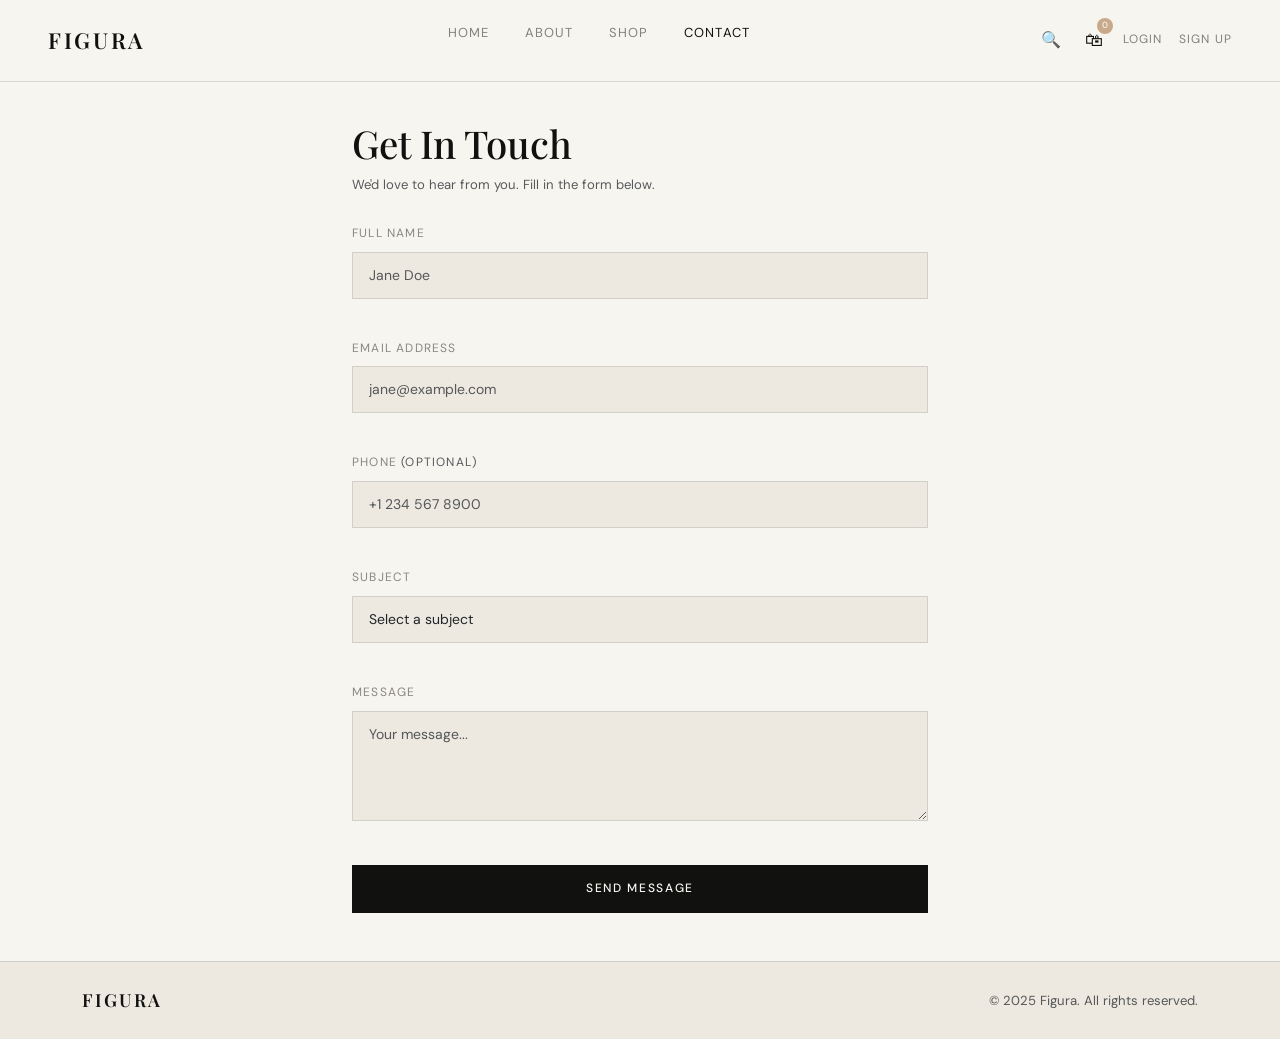
<file: contact.html>
<!DOCTYPE html>
<html lang="en">
<head>
  <meta charset="UTF-8" />
  <meta name="viewport" content="width=device-width, initial-scale=1.0" />
  <title>FIGURA — Contact</title>
  <!-- Task 6: Contact form with JS validation -->
  <!-- Task 7: Bootstrap form layout -->
  <link href="https://cdn.jsdelivr.net/npm/bootstrap@5.3.0/dist/css/bootstrap.min.css" rel="stylesheet" />
  <link href="https://fonts.googleapis.com/css2?family=Playfair+Display:wght@400;500;600&family=DM+Sans:wght@300;400;500&display=swap" rel="stylesheet" />
  <link rel="stylesheet" href="styles.css" />
</head>
<body>

  <!-- Page Loader -->
  <!-- Cart Drawer -->
  <div class="cart-overlay" id="cartOverlay"></div>
  <div class="cart-drawer" id="cartDrawer">
    <div class="cart-drawer-header">
      <h3>Your Cart</h3>
      <button class="cart-close" id="cartClose">×</button>
    </div>
    <div class="cart-items" id="cartItems"><p class="cart-empty">Your cart is empty.</p></div>
    <div class="cart-drawer-footer">
      <div class="cart-total">Total: <strong id="cartTotal">$0.00</strong></div>
      <button class="hero-cta w-100 justify-content-center mt-3">Checkout</button>
    </div>
  </div>

  <!-- Scroll To Top -->
  <button class="scroll-top" id="scrollTop" aria-label="Scroll to top">↑</button>

  <nav class="fig-nav" id="mainNav">
    <a href="index.html" class="fig-logo">Figura</a>
    <ul class="fig-nav-links" id="navLinks">
      <li><a href="index.html">Home</a></li>
      <li><a href="about.html">About</a></li>
      <li><a href="products.html">Shop</a></li>
      <li><a href="contact.html" class="active">Contact</a></li>
    </ul>
    <div class="fig-nav-actions">
      <div class="search-wrap">
        <input type="text" id="searchInput" class="search-input" placeholder="e.g. jacket, ring..." />
        <button class="search-icon" id="searchToggle">🔍</button>
      </div>
      <button class="fig-cart-btn" id="cartBtn" aria-label="Cart">🛍
        <span class="fig-cart-count" id="cartCount">0</span>
      </button>
      <a href="login.html" class="auth-link">Login</a>
      <a href="signup.html" class="auth-link">Sign Up</a>
      <button class="nav-hamburger" id="hamburger" aria-label="Menu">☰</button>
    </div>
  </nav>

  <main class="container" style="padding-top:120px; max-width:600px; min-height:80vh;">
    <h1 class="section-title mb-2">Get In Touch</h1>
    <p class="text-muted small mb-4">We'd love to hear from you. Fill in the form below.</p>

    <!-- Task 6: Form with validation -->
    <form id="contactForm" novalidate>
      <div class="mb-3">
        <label for="fname" class="form-label fig-label">Full Name</label>
        <input type="text" id="fname" class="fig-input form-control" placeholder="Jane Doe" />
        <div class="fig-error" id="fnameErr"></div>
      </div>
      <div class="mb-3">
        <label for="email" class="form-label fig-label">Email Address</label>
        <input type="email" id="email" class="fig-input form-control" placeholder="jane@example.com" />
        <div class="fig-error" id="emailErr"></div>
      </div>
      <div class="mb-3">
        <label for="phone" class="form-label fig-label">Phone <span class="text-muted">(optional)</span></label>
        <input type="tel" id="phone" class="fig-input form-control" placeholder="+1 234 567 8900" />
        <div class="fig-error" id="phoneErr"></div>
      </div>
      <div class="mb-3">
        <label for="subject" class="form-label fig-label">Subject</label>
        <select id="subject" class="fig-input form-select">
          <option value="">Select a subject</option>
          <option>Order Enquiry</option>
          <option>Returns & Exchanges</option>
          <option>Styling Advice</option>
          <option>Other</option>
        </select>
        <div class="fig-error" id="subjectErr"></div>
      </div>
      <div class="mb-4">
        <label for="message" class="form-label fig-label">Message</label>
        <textarea id="message" class="fig-input form-control" rows="4" placeholder="Your message..."></textarea>
        <div class="fig-error" id="messageErr"></div>
      </div>
      <button type="submit" class="hero-cta w-100 justify-content-center">Send Message</button>
      <div id="formSuccess" class="fig-success mt-3" style="display:none;">
        ✓ Message sent! We'll get back to you within 24 hours.
      </div>
    </form>
  </main>

  <footer class="fig-footer mt-5">
    <div class="container d-flex flex-wrap justify-content-between align-items-center py-4">
      <span class="fig-logo" style="font-size:18px;">Figura</span>
      <p class="mb-0 text-muted small">© 2025 Figura. All rights reserved.</p>
    </div>
  </footer>

  <script src="https://cdn.jsdelivr.net/npm/bootstrap@5.3.0/dist/js/bootstrap.bundle.min.js"></script>
  <script src="script.js"></script>
</body>
</html>
</file>
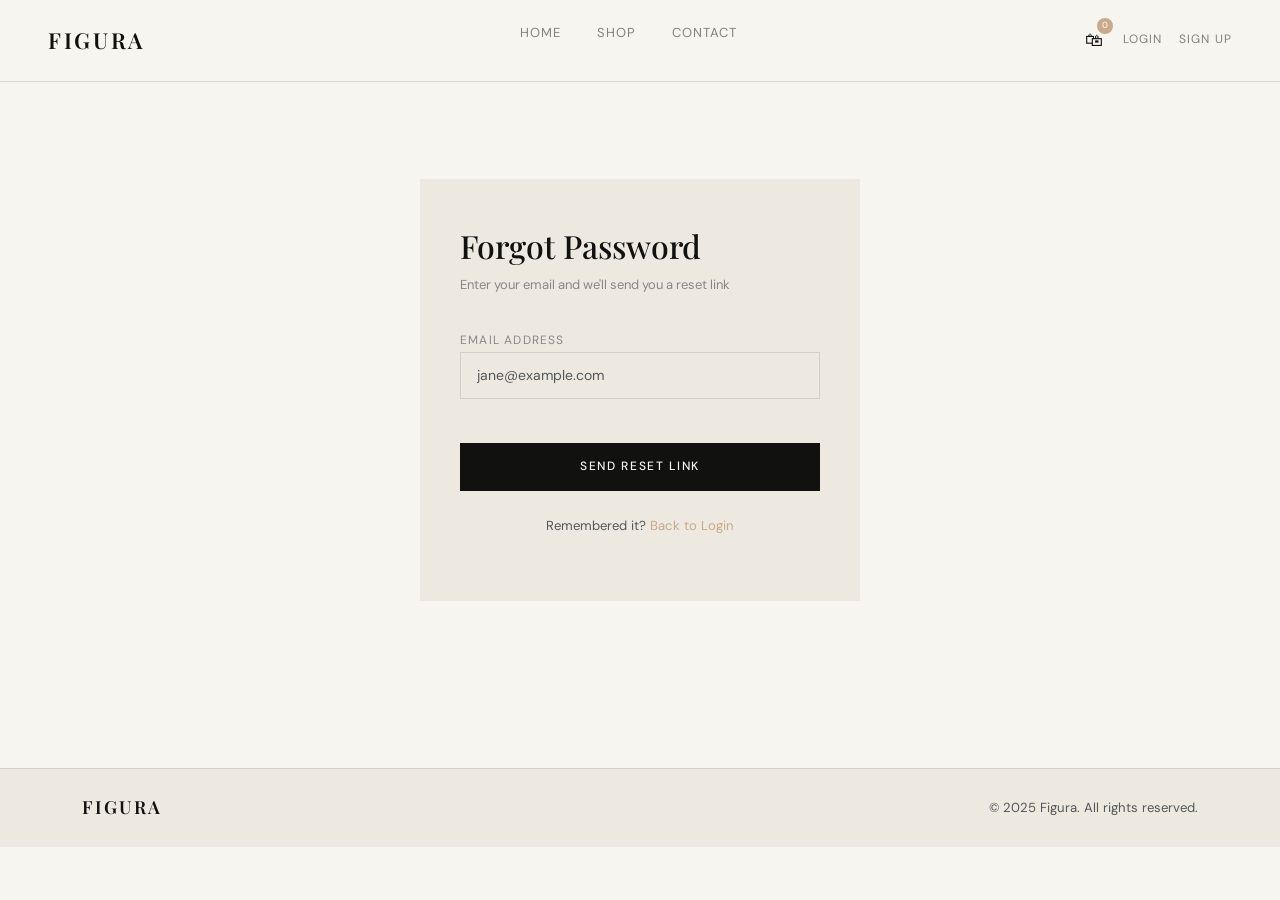
<file: forgot-password.html>
<!DOCTYPE html>
<html lang="en">
<head>
  <meta charset="UTF-8" />
  <meta name="viewport" content="width=device-width, initial-scale=1.0" />
  <title>FIGURA — Forgot Password</title>
  <link href="https://cdn.jsdelivr.net/npm/bootstrap@5.3.0/dist/css/bootstrap.min.css" rel="stylesheet" />
  <link href="https://fonts.googleapis.com/css2?family=Playfair+Display:wght@400;500;600&family=DM+Sans:wght@300;400;500&display=swap" rel="stylesheet" />
  <link rel="stylesheet" href="styles.css" />
</head>
<body>

  <nav class="fig-nav" id="mainNav">
    <a href="index.html" class="fig-logo">Figura</a>
    <ul class="fig-nav-links" id="navLinks">
      <li><a href="index.html">Home</a></li>
      <li><a href="products.html">Shop</a></li>
      <li><a href="contact.html">Contact</a></li>
    </ul>
    <div class="fig-nav-actions">
      <button class="fig-cart-btn" id="cartBtn" aria-label="Cart">🛍
        <span class="fig-cart-count" id="cartCount">0</span>
      </button>
      <a href="login.html" class="auth-link">Login</a>
      <a href="signup.html" class="auth-link">Sign Up</a>
      <button class="nav-hamburger" id="hamburger" aria-label="Menu">☰</button>
    </div>
  </nav>

  <main class="auth-page">
    <div class="auth-card">
      <h1 class="auth-title">Forgot Password</h1>
      <p class="auth-sub">Enter your email and we'll send you a reset link</p>

      <form id="forgotForm" novalidate>
        <div class="mb-4">
          <label class="fig-label">Email Address</label>
          <input type="email" id="forgotEmail" class="fig-input form-control" placeholder="jane@example.com" />
          <div class="fig-error" id="forgotEmailErr"></div>
        </div>
        <button type="submit" class="hero-cta w-100 justify-content-center">Send Reset Link</button>
        <div id="forgotSuccess" class="fig-success mt-3" style="display:none;">
          ✓ Reset link sent! Check your inbox.
        </div>
      </form>

      <p class="text-center mt-4 small text-muted">
        Remembered it? <a href="login.html" style="color:var(--fig-warm);">Back to Login</a>
      </p>
    </div>
  </main>

  <footer class="fig-footer mt-5">
    <div class="container d-flex flex-wrap justify-content-between align-items-center py-4">
      <span class="fig-logo" style="font-size:18px;">Figura</span>
      <p class="mb-0 text-muted small">© 2025 Figura. All rights reserved.</p>
    </div>
  </footer>

  <script src="https://cdn.jsdelivr.net/npm/bootstrap@5.3.0/dist/js/bootstrap.bundle.min.js"></script>
  <script src="script.js"></script>
</body>
</html>
</file>
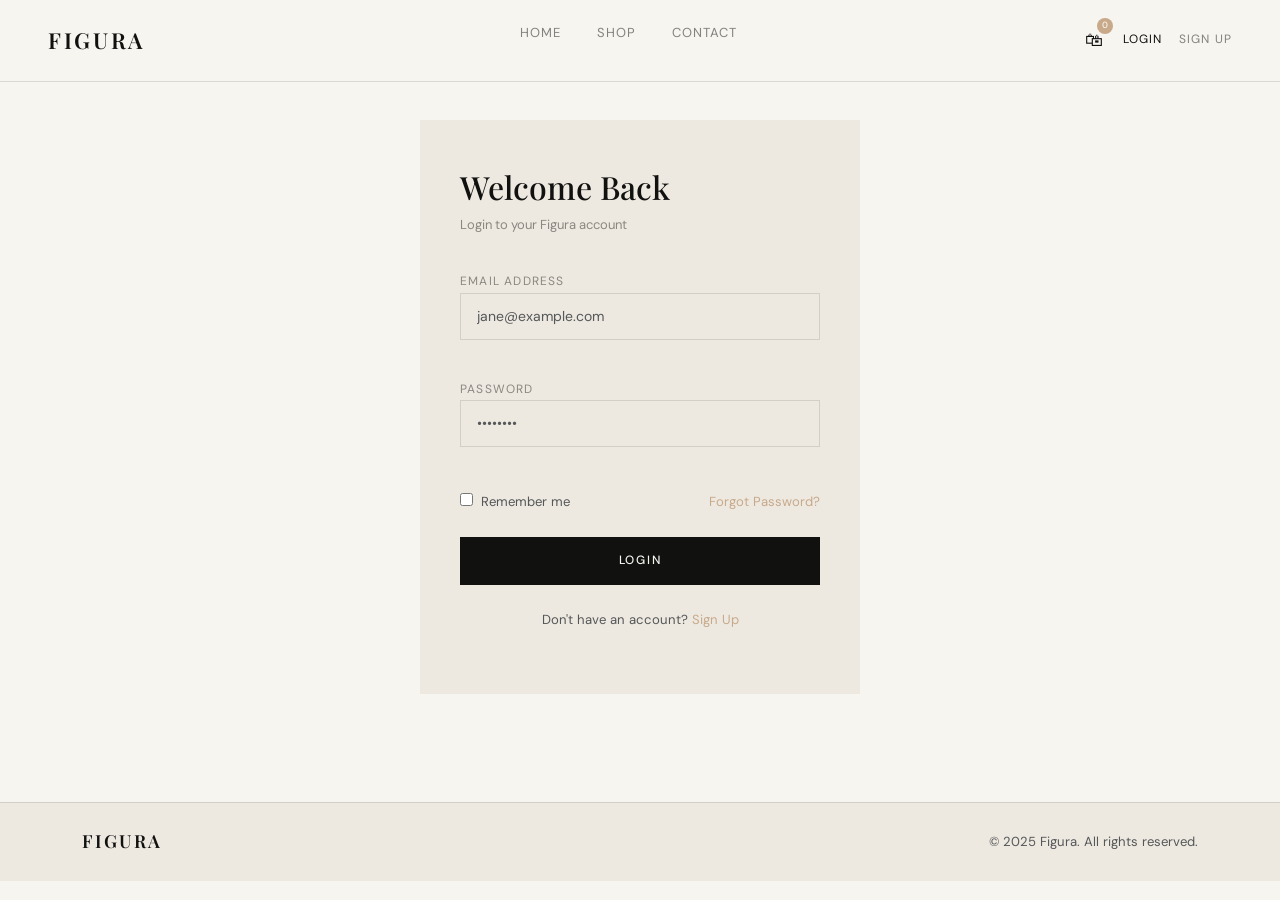
<file: login.html>
<!DOCTYPE html>
<html lang="en">
<head>
  <meta charset="UTF-8" />
  <meta name="viewport" content="width=device-width, initial-scale=1.0" />
  <title>FIGURA — Login</title>
  <link href="https://cdn.jsdelivr.net/npm/bootstrap@5.3.0/dist/css/bootstrap.min.css" rel="stylesheet" />
  <link href="https://fonts.googleapis.com/css2?family=Playfair+Display:wght@400;500;600&family=DM+Sans:wght@300;400;500&display=swap" rel="stylesheet" />
  <link rel="stylesheet" href="styles.css" />
</head>
<body>

  <nav class="fig-nav" id="mainNav">
    <a href="index.html" class="fig-logo">Figura</a>
    <ul class="fig-nav-links" id="navLinks">
      <li><a href="index.html">Home</a></li>
      <li><a href="products.html">Shop</a></li>
      <li><a href="contact.html">Contact</a></li>
    </ul>
    <div class="fig-nav-actions">
      <button class="fig-cart-btn" id="cartBtn" aria-label="Cart">🛍
        <span class="fig-cart-count" id="cartCount">0</span>
      </button>
      <a href="login.html" class="auth-link active">Login</a>
      <a href="signup.html" class="auth-link">Sign Up</a>
      <button class="nav-hamburger" id="hamburger" aria-label="Menu">☰</button>
    </div>
  </nav>

  <main class="auth-page">
    <div class="auth-card">
      <h1 class="auth-title">Welcome Back</h1>
      <p class="auth-sub">Login to your Figura account</p>

      <form id="loginForm" novalidate>
        <div class="mb-3">
          <label class="fig-label">Email Address</label>
          <input type="email" id="loginEmail" class="fig-input form-control" placeholder="jane@example.com" />
          <div class="fig-error" id="loginEmailErr"></div>
        </div>
        <div class="mb-4">
          <label class="fig-label">Password</label>
          <input type="password" id="loginPassword" class="fig-input form-control" placeholder="••••••••" />
          <div class="fig-error" id="loginPasswordErr"></div>
        </div>
        <div class="d-flex justify-content-between align-items-center mb-4">
          <label class="small text-muted">
            <input type="checkbox" class="me-1" /> Remember me
          </label>
          <a href="forgot-password.html" class="small" style="color:var(--fig-warm);">Forgot Password?</a>
        </div>
        <button type="submit" class="hero-cta w-100 justify-content-center">Login</button>
        <div id="loginSuccess" class="fig-success mt-3" style="display:none;">✓ Logged in successfully!</div>
      </form>

      <p class="text-center mt-4 small text-muted">
        Don't have an account? <a href="signup.html" style="color:var(--fig-warm);">Sign Up</a>
      </p>
    </div>
  </main>

  <footer class="fig-footer mt-5">
    <div class="container d-flex flex-wrap justify-content-between align-items-center py-4">
      <span class="fig-logo" style="font-size:18px;">Figura</span>
      <p class="mb-0 text-muted small">© 2025 Figura. All rights reserved.</p>
    </div>
  </footer>

  <script src="https://cdn.jsdelivr.net/npm/bootstrap@5.3.0/dist/js/bootstrap.bundle.min.js"></script>
  <script src="script.js"></script>
</body>
</html>
</file>
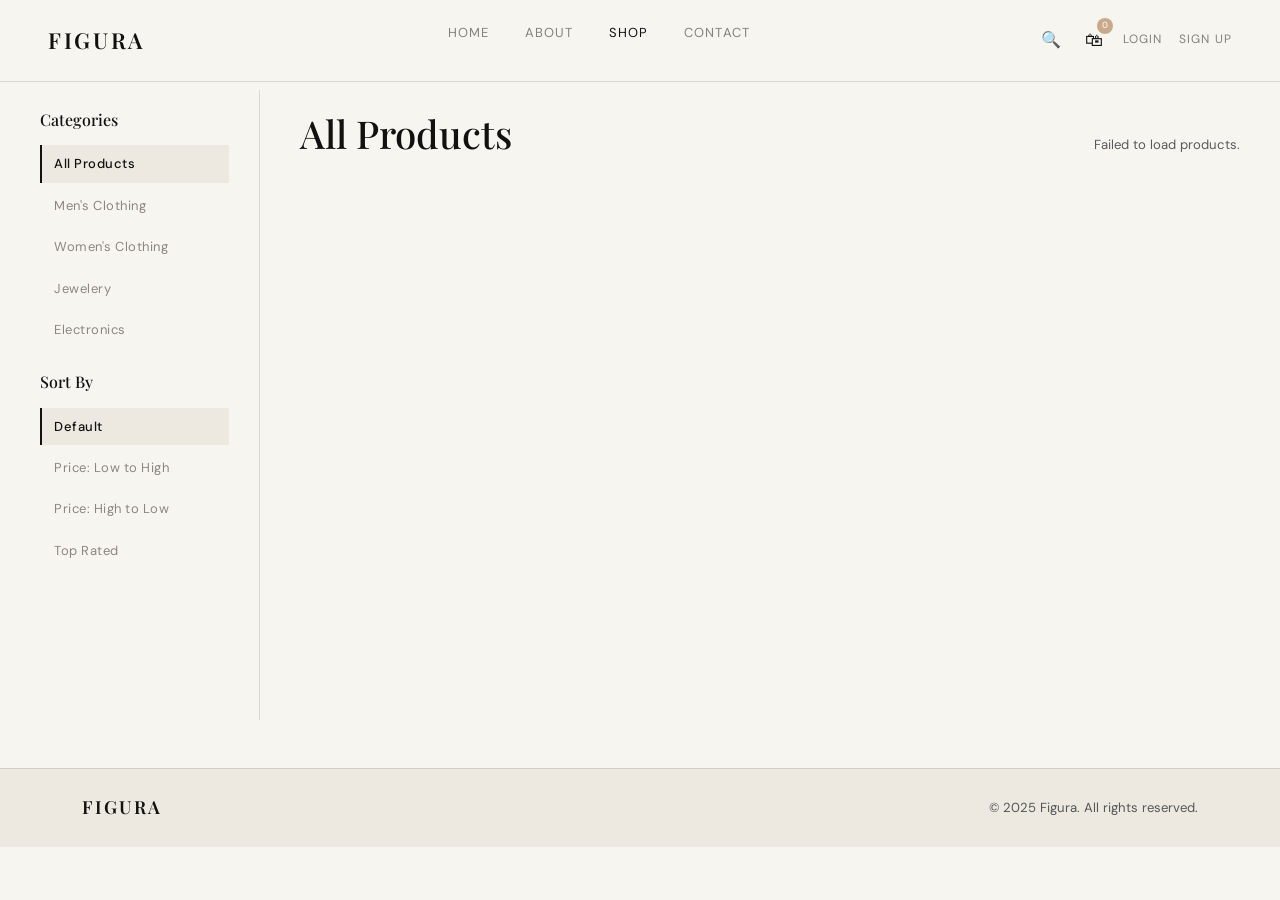
<file: products.html>
<!DOCTYPE html>
<html lang="en">
<head>
  <meta charset="UTF-8" />
  <meta name="viewport" content="width=device-width, initial-scale=1.0" />
  <title>FIGURA — Shop</title>
  <link href="https://cdn.jsdelivr.net/npm/bootstrap@5.3.0/dist/css/bootstrap.min.css" rel="stylesheet" />
  <link href="https://fonts.googleapis.com/css2?family=Playfair+Display:wght@400;500;600&family=DM+Sans:wght@300;400;500&display=swap" rel="stylesheet" />
  <link rel="stylesheet" href="styles.css" />
</head>
<body>

  <!-- Page Loader -->
  <!-- Cart Drawer -->
  <div class="cart-overlay" id="cartOverlay"></div>
  <div class="cart-drawer" id="cartDrawer">
    <div class="cart-drawer-header">
      <h3>Your Cart</h3>
      <button class="cart-close" id="cartClose">×</button>
    </div>
    <div class="cart-items" id="cartItems"><p class="cart-empty">Your cart is empty.</p></div>
    <div class="cart-drawer-footer">
      <div class="cart-total">Total: <strong id="cartTotal">$0.00</strong></div>
      <button class="hero-cta w-100 justify-content-center mt-3">Checkout</button>
    </div>
  </div>

  <!-- Scroll To Top -->
  <button class="scroll-top" id="scrollTop" aria-label="Scroll to top">↑</button>

  <nav class="fig-nav" id="mainNav">
    <a href="index.html" class="fig-logo">Figura</a>
    <ul class="fig-nav-links" id="navLinks">
      <li><a href="index.html">Home</a></li>
      <li><a href="about.html">About</a></li>
      <li><a href="products.html" class="active">Shop</a></li>
      <li><a href="contact.html">Contact</a></li>
    </ul>
    <div class="fig-nav-actions">
      <div class="search-wrap">
        <input type="text" id="searchInput" class="search-input" placeholder="e.g. jacket, ring..." />
        <button class="search-icon" id="searchToggle">🔍</button>
      </div>
      <button class="fig-cart-btn" id="cartBtn" aria-label="Cart">🛍
        <span class="fig-cart-count" id="cartCount">0</span>
      </button>
      <a href="login.html" class="auth-link">Login</a>
      <a href="signup.html" class="auth-link">Sign Up</a>
      <button class="nav-hamburger" id="hamburger" aria-label="Menu">☰</button>
    </div>
  </nav>

  <main class="shop-layout" style="padding-top:90px;">

    <!-- Sidebar -->
    <aside class="shop-sidebar">
      <h3 class="sidebar-title">Categories</h3>
      <ul class="sidebar-menu">
        <li><button class="sidebar-btn active" data-cat="all">All Products</button></li>
        <li><button class="sidebar-btn" data-cat="men's clothing">Men's Clothing</button></li>
        <li><button class="sidebar-btn" data-cat="women's clothing">Women's Clothing</button></li>
        <li><button class="sidebar-btn" data-cat="jewelery">Jewelery</button></li>
        <li><button class="sidebar-btn" data-cat="electronics">Electronics</button></li>
      </ul>

      <h3 class="sidebar-title mt-4">Sort By</h3>
      <ul class="sidebar-menu">
        <li><button class="sidebar-btn active-sort" data-sort="default">Default</button></li>
        <li><button class="sidebar-btn" data-sort="low">Price: Low to High</button></li>
        <li><button class="sidebar-btn" data-sort="high">Price: High to Low</button></li>
        <li><button class="sidebar-btn" data-sort="rating">Top Rated</button></li>
      </ul>
    </aside>

    <!-- Products Area -->
    <div class="shop-content">
      <div class="section-header mb-4">
        <h1 class="section-title" id="shopHeading">All Products</h1>
        <p id="apiStatus" class="text-muted small mb-0"></p>
      </div>
      <div class="product-grid" id="apiProductGrid"></div>
    </div>

  </main>

  <footer class="fig-footer mt-5">
    <div class="container d-flex flex-wrap justify-content-between align-items-center py-4">
      <span class="fig-logo" style="font-size:18px;">Figura</span>
      <p class="mb-0 text-muted small">© 2025 Figura. All rights reserved.</p>
    </div>
  </footer>

  <script src="https://cdn.jsdelivr.net/npm/bootstrap@5.3.0/dist/js/bootstrap.bundle.min.js"></script>
  <script src="script.js"></script>
</body>
</html>
</file>
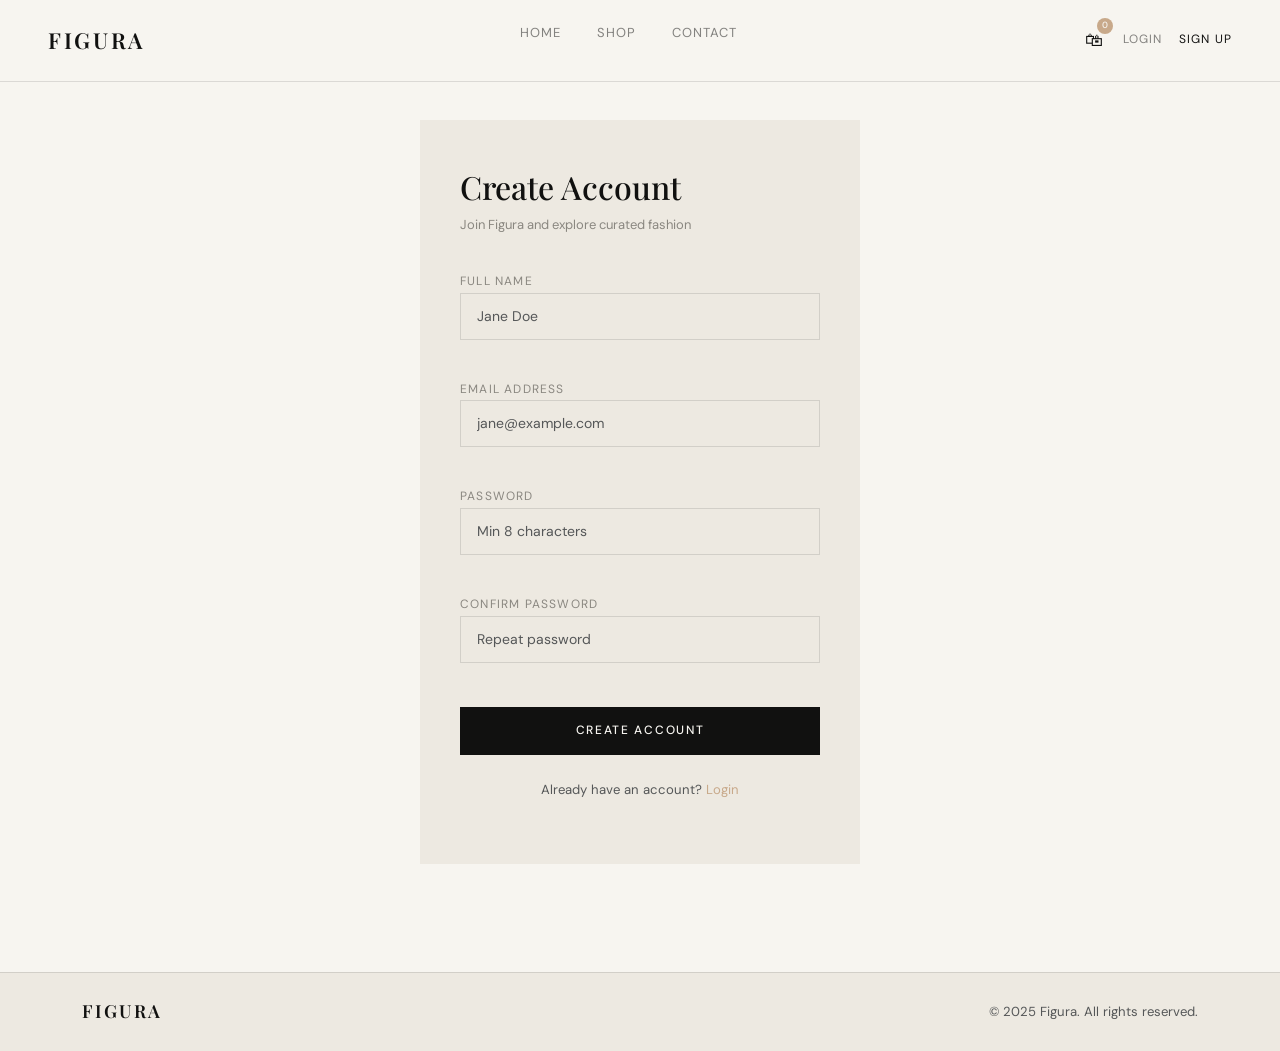
<file: signup.html>
<!DOCTYPE html>
<html lang="en">
<head>
  <meta charset="UTF-8" />
  <meta name="viewport" content="width=device-width, initial-scale=1.0" />
  <title>FIGURA — Sign Up</title>
  <link href="https://cdn.jsdelivr.net/npm/bootstrap@5.3.0/dist/css/bootstrap.min.css" rel="stylesheet" />
  <link href="https://fonts.googleapis.com/css2?family=Playfair+Display:wght@400;500;600&family=DM+Sans:wght@300;400;500&display=swap" rel="stylesheet" />
  <link rel="stylesheet" href="styles.css" />
</head>
<body>

  <nav class="fig-nav" id="mainNav">
    <a href="index.html" class="fig-logo">Figura</a>
    <ul class="fig-nav-links" id="navLinks">
      <li><a href="index.html">Home</a></li>
      <li><a href="products.html">Shop</a></li>
      <li><a href="contact.html">Contact</a></li>
    </ul>
    <div class="fig-nav-actions">
      <button class="fig-cart-btn" id="cartBtn" aria-label="Cart">🛍
        <span class="fig-cart-count" id="cartCount">0</span>
      </button>
      <a href="login.html" class="auth-link">Login</a>
      <a href="signup.html" class="auth-link active">Sign Up</a>
      <button class="nav-hamburger" id="hamburger" aria-label="Menu">☰</button>
    </div>
  </nav>

  <main class="auth-page">
    <div class="auth-card">
      <h1 class="auth-title">Create Account</h1>
      <p class="auth-sub">Join Figura and explore curated fashion</p>

      <form id="signupForm" novalidate>
        <div class="mb-3">
          <label class="fig-label">Full Name</label>
          <input type="text" id="signupName" class="fig-input form-control" placeholder="Jane Doe" />
          <div class="fig-error" id="signupNameErr"></div>
        </div>
        <div class="mb-3">
          <label class="fig-label">Email Address</label>
          <input type="email" id="signupEmail" class="fig-input form-control" placeholder="jane@example.com" />
          <div class="fig-error" id="signupEmailErr"></div>
        </div>
        <div class="mb-3">
          <label class="fig-label">Password</label>
          <input type="password" id="signupPassword" class="fig-input form-control" placeholder="Min 8 characters" />
          <div class="fig-error" id="signupPasswordErr"></div>
        </div>
        <div class="mb-4">
          <label class="fig-label">Confirm Password</label>
          <input type="password" id="signupConfirm" class="fig-input form-control" placeholder="Repeat password" />
          <div class="fig-error" id="signupConfirmErr"></div>
        </div>
        <button type="submit" class="hero-cta w-100 justify-content-center">Create Account</button>
        <div id="signupSuccess" class="fig-success mt-3" style="display:none;">✓ Account created! <a href="login.html" style="color:var(--fig-warm);">Login now</a></div>
      </form>

      <p class="text-center mt-4 small text-muted">
        Already have an account? <a href="login.html" style="color:var(--fig-warm);">Login</a>
      </p>
    </div>
  </main>

  <footer class="fig-footer mt-5">
    <div class="container d-flex flex-wrap justify-content-between align-items-center py-4">
      <span class="fig-logo" style="font-size:18px;">Figura</span>
      <p class="mb-0 text-muted small">© 2025 Figura. All rights reserved.</p>
    </div>
  </footer>

  <script src="https://cdn.jsdelivr.net/npm/bootstrap@5.3.0/dist/js/bootstrap.bundle.min.js"></script>
  <script src="script.js"></script>
</body>
</html>
</file>
<file: styles.css>
/* ============================================================
   Main stylesheet for FIGURA
   I kept all page styling in one file so it is easier to check
   during the internship review.
   ============================================================ */

/* ── Variables ── */
:root {
  --fig-black:  #111110;
  --fig-white:  #F7F5F0;
  --fig-cream:  #EDE9E1;
  --fig-warm:   #C8A98A;
  --fig-muted:  #8A8780;
  --fig-border: rgba(17,17,16,0.12);
  --fig-serif:  'Playfair Display', Georgia, serif;
  --fig-sans:   'DM Sans', sans-serif;
  --t:          0.28s cubic-bezier(0.4,0,0.2,1);
}

/* ── Reset ── */
*, *::before, *::after { box-sizing: border-box; margin: 0; padding: 0; }
html { scroll-behavior: smooth; }
body {
  font-family: var(--fig-sans);
  background: var(--fig-white);
  color: var(--fig-black);
  font-size: 15px;
  line-height: 1.65;
  overflow-x: hidden;
  transition: background 0.4s, color 0.4s;
}
img { display: block; max-width: 100%; }
a { color: inherit; text-decoration: none; }
button { cursor: pointer; }

/* ── Navbar ── */
.fig-nav {
  position: fixed; top: 0; left: 0; right: 0; z-index: 100;
  display: flex; align-items: center; justify-content: space-between;
  padding: 20px 48px;
  background: var(--fig-white);
  backdrop-filter: blur(12px);
  border-bottom: 0.5px solid var(--fig-border);
  transition: padding var(--t), background var(--t), color var(--t);
}
.fig-nav.scrolled { padding: 14px 48px; }
.fig-logo {
  font-family: var(--fig-serif);
  font-size: 22px; font-weight: 600;
  letter-spacing: 0.12em; text-transform: uppercase;
}
.fig-nav-links { display: flex; gap: 36px; list-style: none; }
.fig-nav-links a {
  font-size: 13px; font-weight: 400;
  letter-spacing: 0.08em; text-transform: uppercase;
  color: var(--fig-black); opacity: 0.5;
  transition: color var(--t), opacity var(--t);
}
.fig-nav-links a:hover,
.fig-nav-links a.active { opacity: 1; }
.fig-nav-actions { display: flex; gap: 16px; align-items: center; }
.fig-cart-btn {
  position: relative; background: none; border: none;
  font-size: 18px; padding: 4px; color: var(--fig-black);
}
.fig-cart-count {
  position: absolute; top: -4px; right: -6px;
  background: var(--fig-warm); color: var(--fig-white);
  width: 16px; height: 16px; border-radius: 50%;
  font-size: 9px; font-weight: 500;
  display: flex; align-items: center; justify-content: center;
}
.nav-hamburger {
  display: none; background: none; border: none;
  font-size: 22px; color: var(--fig-black);
}

/* ── Hero ── */
#hero {
  min-height: 100vh;
  display: grid; grid-template-columns: 1fr 1fr;
  padding-top: 72px;
}
.hero-left {
  display: flex; flex-direction: column; justify-content: center;
  padding: 80px 48px 80px 72px;
  background: linear-gradient(rgba(0,0,0,0.45), rgba(0,0,0,0.45)),
              url('https://images.unsplash.com/photo-1558769132-cb1aea458c5e?w=900&q=80') center/cover no-repeat;
}
.hero-left .hero-tag { color: #C8A98A; }
.hero-left .hero-headline { color: #ffffff; }
.hero-left .hero-headline em { color: #C8A98A; }
.hero-left .hero-sub { color: rgba(255,255,255,0.8); }
.hero-headline {
  font-family: var(--fig-serif);
  font-size: clamp(42px, 5.5vw, 74px);
  font-weight: 500; line-height: 1.08; margin-bottom: 28px;
}
.hero-headline em { font-style: italic; color: var(--fig-warm); }
.hero-sub {
  font-size: 15px; color: var(--fig-muted);
  max-width: 340px; margin-bottom: 40px; line-height: 1.8;
}
.hero-cta {
  display: inline-flex; align-items: center; gap: 12px;
  background: var(--fig-black); color: var(--fig-white);
  padding: 14px 32px; font-size: 12px;
  letter-spacing: 0.14em; text-transform: uppercase; font-weight: 500;
  border: none; transition: background var(--t);
}
.hero-cta:hover { background: var(--fig-warm); color: var(--fig-white); }
.hero-right { position: relative; overflow: hidden; background: var(--fig-black); }
.hero-right img {
  width: 100%; height: 100%; object-fit: cover; opacity: 0.88;
  transition: transform 0.6s ease;
}
.hero-right:hover img { transform: scale(1.04); }
.hero-badge {
  position: absolute; bottom: 40px; left: 40px;
}
.hero-badge span {
  display: block; font-size: 11px;
  letter-spacing: 0.12em; text-transform: uppercase; color: var(--fig-muted);
}
.hero-badge strong { font-family: var(--fig-serif); font-size: 20px; font-weight: 500; }

/* ── Section Headers ── */
.section-header {
  display: flex; align-items: baseline;
  justify-content: space-between; margin-bottom: 40px;
}
.section-title {
  font-family: var(--fig-serif);
  font-size: clamp(26px, 3vw, 40px); font-weight: 500;
}
.section-link {
  font-size: 12px; letter-spacing: 0.1em;
  text-transform: uppercase; color: var(--fig-muted);
  border-bottom: 1px solid var(--fig-muted); padding-bottom: 1px;
  transition: color var(--t), border-color var(--t);
}
.section-link:hover { color: var(--fig-black); border-color: var(--fig-black); }

/* ── Category Pills ── */
.cat-pills { display: flex; gap: 10px; margin-bottom: 40px; flex-wrap: wrap; }
.cat-pill {
  padding: 8px 22px; border: 0.5px solid var(--fig-border);
  font-size: 12px; letter-spacing: 0.1em; text-transform: uppercase;
  background: none; color: var(--fig-muted); transition: all var(--t);
}
.cat-pill.active, .cat-pill:hover {
  background: var(--fig-black); color: var(--fig-white);
  border-color: var(--fig-black);
}

/* ── Shop Layout (products.html) ── */
.shop-layout {
  display: grid;
  grid-template-columns: 220px 1fr;
  gap: 40px;
  padding: 0 40px;
  min-height: 80vh;
}
.shop-sidebar {
  padding-top: 20px;
  border-right: 0.5px solid var(--fig-border);
  padding-right: 30px;
}
.sidebar-title {
  font-family: var(--fig-serif);
  font-size: 16px; font-weight: 500;
  margin-bottom: 16px;
}
.sidebar-menu {
  list-style: none;
  padding: 0; margin: 0;
  display: flex; flex-direction: column; gap: 4px;
}
.sidebar-btn {
  width: 100%; text-align: left;
  background: none; border: none;
  font-size: 13px; font-family: var(--fig-sans);
  color: var(--fig-muted);
  padding: 8px 12px;
  letter-spacing: 0.04em;
  transition: all var(--t);
  border-left: 2px solid transparent;
}
.sidebar-btn:hover {
  color: var(--fig-black);
  border-left-color: var(--fig-warm);
  background: var(--fig-cream);
}
.sidebar-btn.active,
.sidebar-btn.active-sort {
  color: var(--fig-black);
  font-weight: 500;
  border-left-color: var(--fig-black);
  background: var(--fig-cream);
}
.shop-content { padding-top: 20px; }

/* ── New Arrivals ── */
.new-arrivals-grid {
  display: grid;
  grid-template-columns: repeat(3, 1fr);
  gap: 2px;
}

#featured {
  max-width: 100%;
  overflow: hidden;
  padding-left: 24px;
  padding-right: 24px;
  background: var(--fig-cream);
}

#featured .product-grid {
  grid-template-columns: repeat(5, 1fr);
}

/* ── Product Grid ── */
.product-grid {
  display: grid;
  grid-template-columns: repeat(auto-fill, minmax(220px, 1fr));
  gap: 2px;
  width: 100%;
}
.product-card {
  position: relative; overflow: hidden;
  background: var(--fig-cream); cursor: pointer;
}
.product-img-wrap {
  position: relative; overflow: hidden;
  aspect-ratio: 3/4; background: #E8E4DC;
}
.product-img-wrap img {
  width: 100%; height: 100%;
  object-fit: contain; padding: 24px;
  transition: transform 0.5s ease;
}
.product-card:hover .product-img-wrap img { transform: scale(1.06); }
.product-overlay {
  position: absolute; inset: 0;
  background: rgba(17,17,16,0);
  display: flex; align-items: flex-end; justify-content: center;
  padding-bottom: 20px; transition: background var(--t);
}
.product-card:hover .product-overlay { background: rgba(17,17,16,0.18); }
.product-quick-add {
  transform: translateY(12px); opacity: 0;
  background: var(--fig-white); color: var(--fig-black);
  border: none; padding: 10px 28px;
  font-size: 11px; letter-spacing: 0.14em;
  text-transform: uppercase; font-weight: 500;
  transition: all var(--t);
}
.product-card:hover .product-quick-add { transform: translateY(0); opacity: 1; }
.product-info { padding: 16px 20px 20px; }
.product-category {
  font-size: 10px; letter-spacing: 0.14em;
  text-transform: uppercase; color: var(--fig-muted); margin-bottom: 6px;
}
.product-name {
  font-family: var(--fig-serif);
  font-size: 15px; font-weight: 400; line-height: 1.3; margin-bottom: 8px;
}
.product-price { font-size: 14px; font-weight: 500; }
.product-rating {
  display: flex; align-items: center; gap: 5px;
  font-size: 11px; color: var(--fig-muted); margin-top: 4px;
}
.stars { color: var(--fig-warm); font-size: 11px; }

/* ── Skeleton shimmer ── */
.product-skeleton {
  background: linear-gradient(90deg, #E8E4DC 25%, #DDD8CF 50%, #E8E4DC 75%);
  background-size: 200% 100%;
  animation: shimmer 1.4s infinite;
}
@keyframes shimmer {
  0%   { background-position: 200% 0; }
  100% { background-position: -200% 0; }
}

/* ── Marquee ── */
.fig-marquee {
  overflow: hidden;
  background: var(--fig-black);
  color: var(--fig-white);
  padding: 12px 0;
  white-space: nowrap;
}
.fig-marquee-track {
  display: inline-block;
  animation: marquee 20s linear infinite;
}
.fig-marquee-track span {
  font-size: 11px;
  letter-spacing: 0.18em;
  text-transform: uppercase;
  margin: 0 28px;
}
@keyframes marquee {
  from { transform: translateX(0); }
  to   { transform: translateX(-50%); }
}

/* ── Men & Women Collections ── */
.fig-collections {
  display: grid;
  grid-template-columns: 1fr 1fr;
  gap: 2px;
  height: 70vh;
}
.fig-collection-card {
  position: relative;
  overflow: hidden;
  display: block;
}
.fig-collection-card img {
  width: 100%; height: 100%;
  object-fit: cover;
  transition: transform 0.6s ease;
}
.fig-collection-card:hover img { transform: scale(1.05); }
.fig-collection-overlay {
  position: absolute; inset: 0;
  background: linear-gradient(to top, rgba(0,0,0,0.55) 0%, transparent 60%);
  display: flex; flex-direction: column;
  justify-content: flex-end;
  padding: 40px;
}
.fig-collection-sub {
  font-size: 11px; letter-spacing: 0.2em;
  text-transform: uppercase; color: var(--fig-warm);
  margin-bottom: 8px;
}
.fig-collection-title {
  font-family: var(--fig-serif);
  font-size: clamp(36px, 4vw, 60px);
  font-weight: 500; color: #fff;
  margin-bottom: 16px;
}
.fig-collection-link {
  font-size: 12px; letter-spacing: 0.12em;
  text-transform: uppercase; color: #fff;
  border-bottom: 1px solid rgba(255,255,255,0.5);
  padding-bottom: 2px;
  transition: border-color var(--t);
}
.fig-collection-card:hover .fig-collection-link { border-color: #fff; }

/* ── Theme Switcher ── */
.bg-switcher-wrap { text-align: center; padding: 60px 0 20px; }
.theme-btn {
  padding: 10px 24px; border: 0.5px solid var(--fig-border);
  font-size: 12px; letter-spacing: 0.1em; text-transform: uppercase;
  background: none; color: var(--fig-black); transition: all var(--t);
}
.theme-btn:hover { background: var(--fig-black); color: var(--fig-white); }

/* ── Contact Form ── */
.fig-label { font-size: 12px; letter-spacing: 0.1em; text-transform: uppercase; color: var(--fig-muted); }
.fig-input {
  border: 0.5px solid var(--fig-border); border-radius: 0;
  background: var(--fig-cream); font-family: var(--fig-sans);
  font-size: 14px; padding: 12px 16px;
  transition: border-color var(--t);
}
.fig-input:focus {
  outline: none; box-shadow: none;
  border-color: var(--fig-black); background: var(--fig-cream);
}
.fig-error { font-size: 12px; color: #c0392b; margin-top: 4px; min-height: 16px; }
.fig-success {
  font-size: 13px; color: #27ae60;
  padding: 12px 16px; background: #eafaf1;
  border: 1px solid #a9dfbf;
}

/* ── Scroll To Top ── */
.scroll-top {
  position: fixed; bottom: 32px; right: 32px; z-index: 200;
  width: 44px; height: 44px;
  background: var(--fig-black); color: var(--fig-white);
  border: none; font-size: 18px;
  display: flex; align-items: center; justify-content: center;
  opacity: 0; visibility: hidden;
  transition: all var(--t);
  cursor: pointer;
}
.scroll-top.show { opacity: 1; visibility: visible; }
.scroll-top:hover { background: var(--fig-warm); }

/* ── Search Bar ── */
.search-wrap { position: relative; display: flex; align-items: center; }
.search-input {
  width: 0; opacity: 0;
  border: none; border-bottom: 1px solid var(--fig-border);
  background: transparent; font-family: var(--fig-sans);
  font-size: 13px; padding: 4px 8px;
  transition: width 0.3s ease, opacity 0.3s ease;
  outline: none;
}
.search-input.open { width: 180px; opacity: 1; }
.search-icon {
  background: none; border: none;
  font-size: 16px; cursor: pointer;
  color: var(--fig-black); padding: 4px;
}

/* ── Cart Drawer ── */
.cart-overlay {
  position: fixed; inset: 0; z-index: 300;
  background: rgba(0,0,0,0.4);
  opacity: 0; visibility: hidden;
  transition: all var(--t);
}
.cart-overlay.show { opacity: 1; visibility: visible; }
.cart-drawer {
  position: fixed; top: 0; right: 0; z-index: 301;
  width: 380px; height: 100vh;
  background: var(--fig-white);
  transform: translateX(100%);
  transition: transform 0.35s cubic-bezier(0.4,0,0.2,1);
  display: flex; flex-direction: column;
}
.cart-drawer.open { transform: translateX(0); }
.cart-drawer-header {
  display: flex; justify-content: space-between; align-items: center;
  padding: 24px 28px;
  border-bottom: 0.5px solid var(--fig-border);
}
.cart-drawer-header h3 { font-family: var(--fig-serif); font-size: 20px; font-weight: 500; }
.cart-close {
  background: none; border: none;
  font-size: 24px; color: var(--fig-muted);
  cursor: pointer; line-height: 1;
}
.cart-items { flex: 1; overflow-y: auto; padding: 20px 28px; }
.cart-empty { font-size: 13px; color: var(--fig-muted); text-align: center; margin-top: 40px; }
.cart-item {
  display: flex; gap: 14px; align-items: center;
  padding: 14px 0;
  border-bottom: 0.5px solid var(--fig-border);
}
.cart-item img { width: 64px; height: 64px; object-fit: contain; background: var(--fig-cream); padding: 4px; }
.cart-item-info { flex: 1; }
.cart-item-name { font-size: 13px; font-weight: 500; line-height: 1.3; margin-bottom: 4px; }
.cart-item-price { font-size: 13px; color: var(--fig-muted); }
.cart-item-remove {
  background: none; border: none;
  font-size: 16px; color: var(--fig-muted);
  cursor: pointer; transition: color var(--t);
}
.cart-item-remove:hover { color: #c0392b; }
.cart-drawer-footer {
  padding: 20px 28px;
  border-top: 0.5px solid var(--fig-border);
}
.cart-total { font-size: 15px; font-weight: 500; }

/* ── Value Cards ── */
.value-card {
  padding: 40px 28px;
  border: 0.5px solid var(--fig-border);
  transition: all var(--t);
  cursor: default;
}
.value-card:hover {
  border-color: var(--fig-black);
  transform: translateY(-6px);
}
.value-icon {
  font-size: 32px;
  margin-bottom: 16px;
  transition: transform var(--t);
}
.value-card:hover .value-icon { transform: scale(1.2); }
.value-title {
  font-family: var(--fig-serif);
  font-size: 18px; font-weight: 500;
  margin-bottom: 10px;
}
.value-text {
  font-size: 13px;
  color: var(--fig-muted);
  line-height: 1.7;
  margin: 0;
}

/* ── Brand Intro ── */
.brand-intro {
  padding: 80px 72px;
  background: var(--fig-cream);
  display: flex;
  align-items: center;
}
.brand-intro-inner {
  max-width: 640px;
}
.brand-intro-heading {
  font-family: var(--fig-serif);
  font-size: clamp(28px, 3.5vw, 48px);
  font-weight: 500;
  line-height: 1.15;
  margin-bottom: 20px;
}
.brand-intro-text {
  font-size: 15px;
  color: var(--fig-muted);
  line-height: 1.9;
  margin-bottom: 28px;
  max-width: 520px;
}

/* ── Featured Category Buttons ── */
.featured-cats {
  display: flex;
  flex-direction: column;
  gap: 2px;
}
.featured-cat-btn {
  font-family: var(--fig-serif);
  font-size: clamp(18px, 2.5vw, 28px);
  font-weight: 500;
  color: var(--fig-black);
  border: 0.5px solid var(--fig-border);
  padding: 20px 36px;
  letter-spacing: 0.04em;
  transition: all var(--t);
  background: none;
  display: flex;
  align-items: center;
  gap: 12px;
  justify-content: flex-start;
  width: 100%;
}
.featured-cat-btn .cat-icon {
  font-size: 20px;
  opacity: 0;
  transform: translateX(-6px);
  transition: all var(--t);
}
.featured-cat-btn:hover {
  background: var(--fig-black);
  color: var(--fig-white);
  border-color: var(--fig-black);
}
.featured-cat-btn:hover .cat-icon {
  opacity: 1;
  transform: translateX(0);
}

/* ── About Page ── */
.about-hero {
  min-height: 60vh;
  background: linear-gradient(rgba(0,0,0,0.5), rgba(0,0,0,0.5)),
              url('https://images.unsplash.com/photo-1469334031218-e382a71b716b?w=1400&q=80') center/cover no-repeat;
  display: flex; align-items: center;
  padding-top: 72px;
}
.about-hero-overlay { padding: 60px 72px; }
.about-hero-title {
  font-family: var(--fig-serif);
  font-size: clamp(42px, 6vw, 80px);
  font-weight: 500; color: #fff; line-height: 1.1;
}
.about-hero-title em { color: var(--fig-warm); font-style: italic; }
.about-img { width: 100%; height: 500px; object-fit: cover; }
.about-values { background: var(--fig-cream); }
.about-value-card { padding: 32px 20px; }
.about-value-icon { font-size: 32px; margin-bottom: 16px; }
.about-value-card h5 { font-family: var(--fig-serif); font-size: 17px; margin-bottom: 8px; }
.about-value-card p { font-size: 13px; color: var(--fig-muted); line-height: 1.7; }
.about-team-card img { width: 100%; height: 300px; object-fit: cover; object-position: top; }
.about-team-card h5 { font-family: var(--fig-serif); font-size: 18px; }
.about-cta {
  text-align: center; padding: 80px 20px;
  background: var(--fig-black); color: var(--fig-white);
}
.about-cta h2 {
  font-family: var(--fig-serif);
  font-size: clamp(28px, 4vw, 48px); margin-bottom: 12px;
}
.about-cta p { color: rgba(255,255,255,0.6); margin-bottom: 32px; }

/* ── Auth Links in Navbar ── */
.auth-link {
  font-size: 12px; letter-spacing: 0.1em;
  text-transform: uppercase; font-weight: 400;
  color: var(--fig-black); opacity: 0.5;
  transition: opacity var(--t);
  white-space: nowrap;
}
.auth-link:hover, .auth-link.active { opacity: 1; }

/* ── Auth Pages ── */
.auth-page {
  min-height: 80vh;
  display: flex; align-items: center; justify-content: center;
  padding: 120px 20px 60px;
}
.auth-card {
  width: 100%; max-width: 440px;
  background: var(--fig-cream);
  padding: 48px 40px;
}
.auth-title {
  font-family: var(--fig-serif);
  font-size: 32px; font-weight: 500;
  margin-bottom: 8px;
}
.auth-sub {
  font-size: 13px; color: var(--fig-muted);
  margin-bottom: 32px;
}

/* ── Creator Section ── */
.creator-section {
  text-align: center;
  padding: 60px 20px;
  border-top: 0.5px solid var(--fig-border);
  background: var(--fig-cream);
}
.creator-section .creator-linkedin { display: inline-block; margin: 0 12px; }
.creator-label {
  font-size: 11px;
  letter-spacing: 0.2em;
  text-transform: uppercase;
  color: var(--fig-muted);
  margin-bottom: 12px;
}
.creator-name {
  font-family: var(--fig-serif);
  font-size: clamp(28px, 4vw, 52px);
  font-weight: 500;
  letter-spacing: 0.06em;
  margin-bottom: 10px;
}
.creator-sub {
  font-size: 13px;
  color: var(--fig-warm);
  letter-spacing: 0.1em;
  text-transform: uppercase;
  margin-bottom: 16px;
}
.creator-linkedin {
  font-size: 13px;
  letter-spacing: 0.1em;
  text-transform: uppercase;
  color: var(--fig-black);
  border-bottom: 1px solid var(--fig-black);
  padding-bottom: 2px;
  transition: color var(--t), border-color var(--t);
}
.creator-linkedin:hover { color: var(--fig-warm); border-color: var(--fig-warm); }

/* ── Footer ── */
.fig-footer {
  border-top: 0.5px solid var(--fig-border);
  background: var(--fig-cream);
  margin-top: 60px;
  padding: 0 20px;
}

/* ============================================================
   Responsive Media Queries
   Some spacing and grid values are adjusted here because the
   desktop layout became too tight on smaller screens.
   ============================================================ */

/* Tablet */
@media (max-width: 900px) {
  .fig-nav { padding: 16px 24px; }
  .fig-nav.scrolled { padding: 12px 24px; }
  #hero { grid-template-columns: 1fr; min-height: auto; }
  .hero-left { padding: 80px 24px 48px; }
  .hero-right { min-height: 50vw; }
  .hero-badge { bottom: 20px; left: 20px; }
  .product-grid { grid-template-columns: repeat(auto-fill, minmax(200px, 1fr)); }
  .new-arrivals-grid { grid-template-columns: repeat(2, 1fr); }
  #featured .product-grid { grid-template-columns: repeat(3, 1fr); }
  .fig-collections { height: auto; }
  .fig-collection-card { height: 50vw; }
}

/* Mobile */
@media (max-width: 600px) {
  .fig-nav-links { display: none; flex-direction: column; gap: 0; }
  .fig-nav-links.open {
    display: flex; position: absolute;
    top: 100%; left: 0; right: 0;
    background: var(--fig-white);
    border-bottom: 0.5px solid var(--fig-border);
    padding: 12px 0;
  }
  .fig-nav-links.open li a { display: block; padding: 12px 24px; }
  .nav-hamburger { display: block; }
  .hero-left { padding: 60px 20px 40px; }
  .hero-headline { font-size: clamp(36px, 10vw, 52px); }
  .section-header { flex-direction: column; gap: 12px; }
  .product-grid { grid-template-columns: repeat(2, 1fr); gap: 1px; }
  .new-arrivals-grid { grid-template-columns: 1fr; }
  #featured .product-grid { grid-template-columns: repeat(2, 1fr); }
  .shop-layout { grid-template-columns: 1fr; padding: 0 20px; }
  .shop-sidebar { border-right: none; border-bottom: 0.5px solid var(--fig-border); padding-right: 0; padding-bottom: 20px; margin-bottom: 20px; }
  .sidebar-menu { flex-direction: row; flex-wrap: wrap; gap: 8px; }
  .sidebar-btn { width: auto; border-left: none; border-bottom: 2px solid transparent; padding: 6px 14px; }
  .sidebar-btn:hover, .sidebar-btn.active, .sidebar-btn.active-sort { border-left-color: transparent; border-bottom-color: var(--fig-black); }
  .fig-nav { padding: 14px 20px; }
}

@media (max-width: 380px) {
  .product-grid { grid-template-columns: 1fr; }
}
</file>
